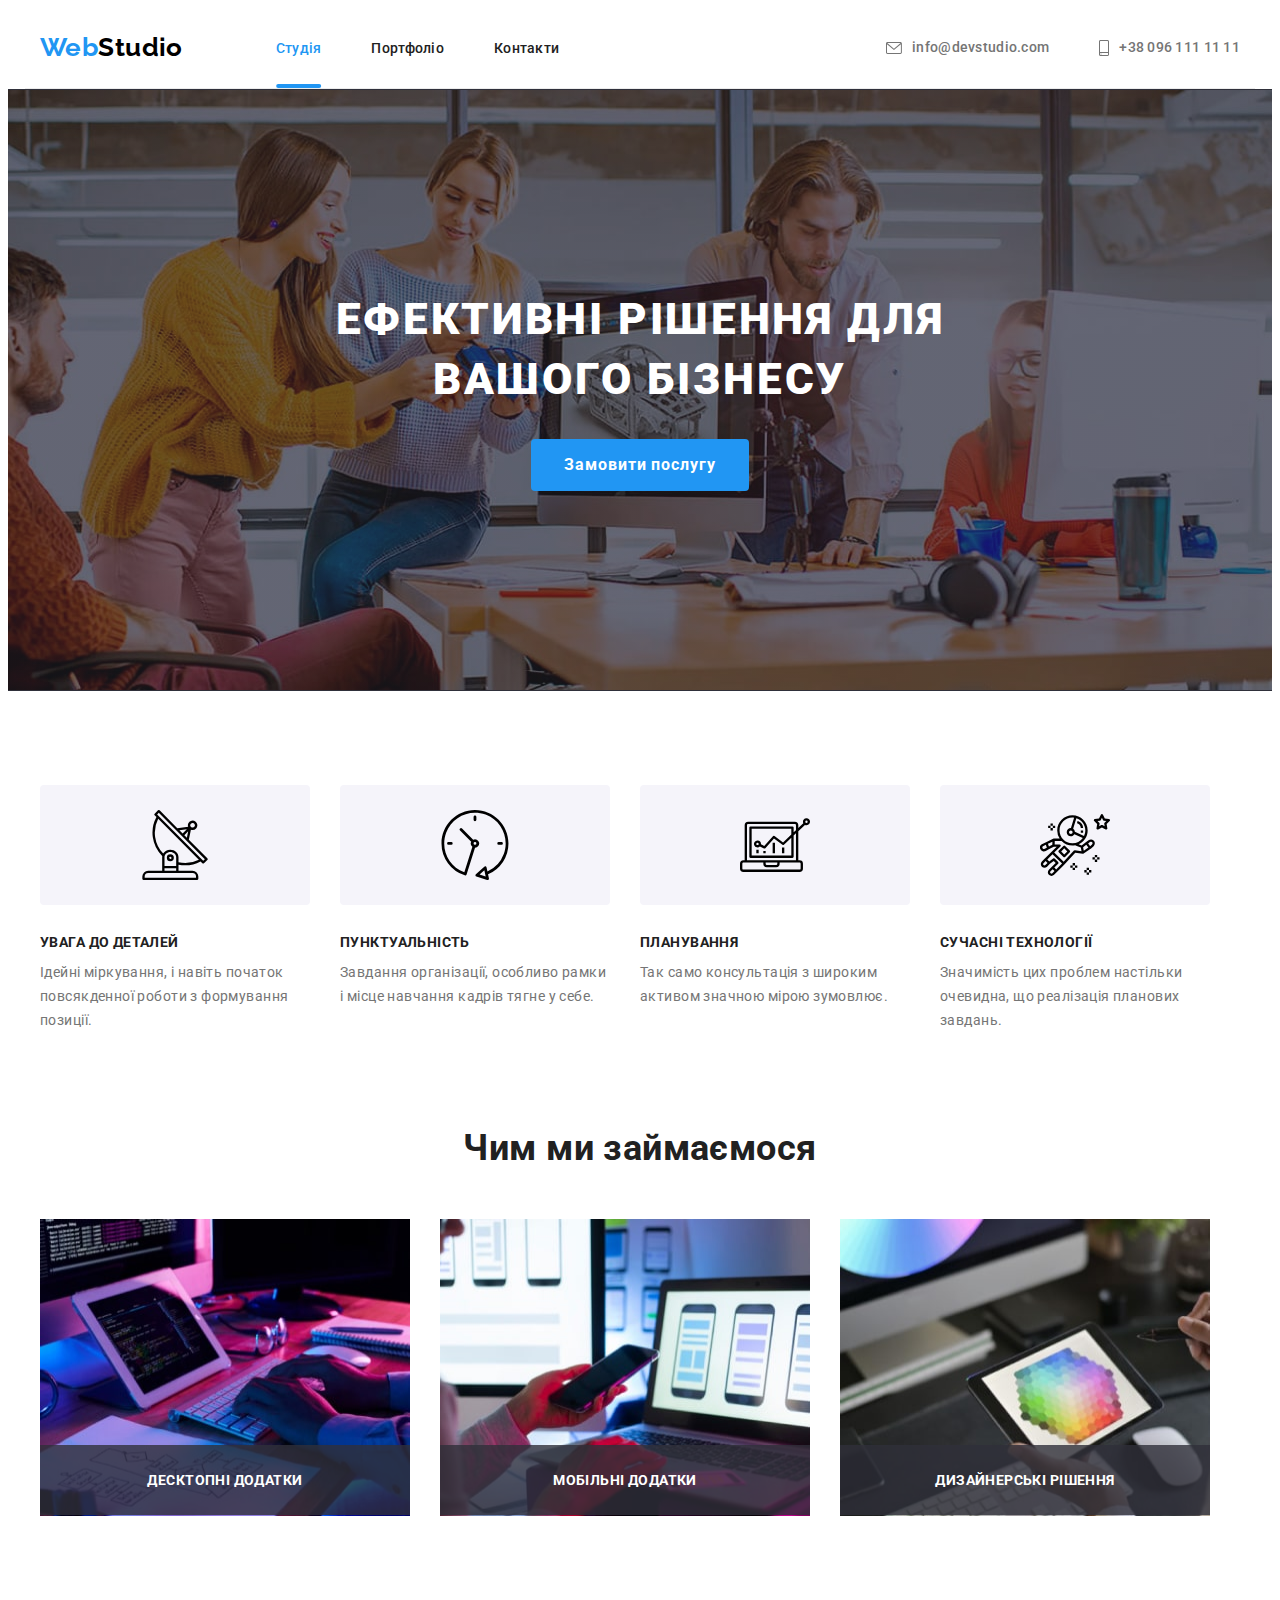
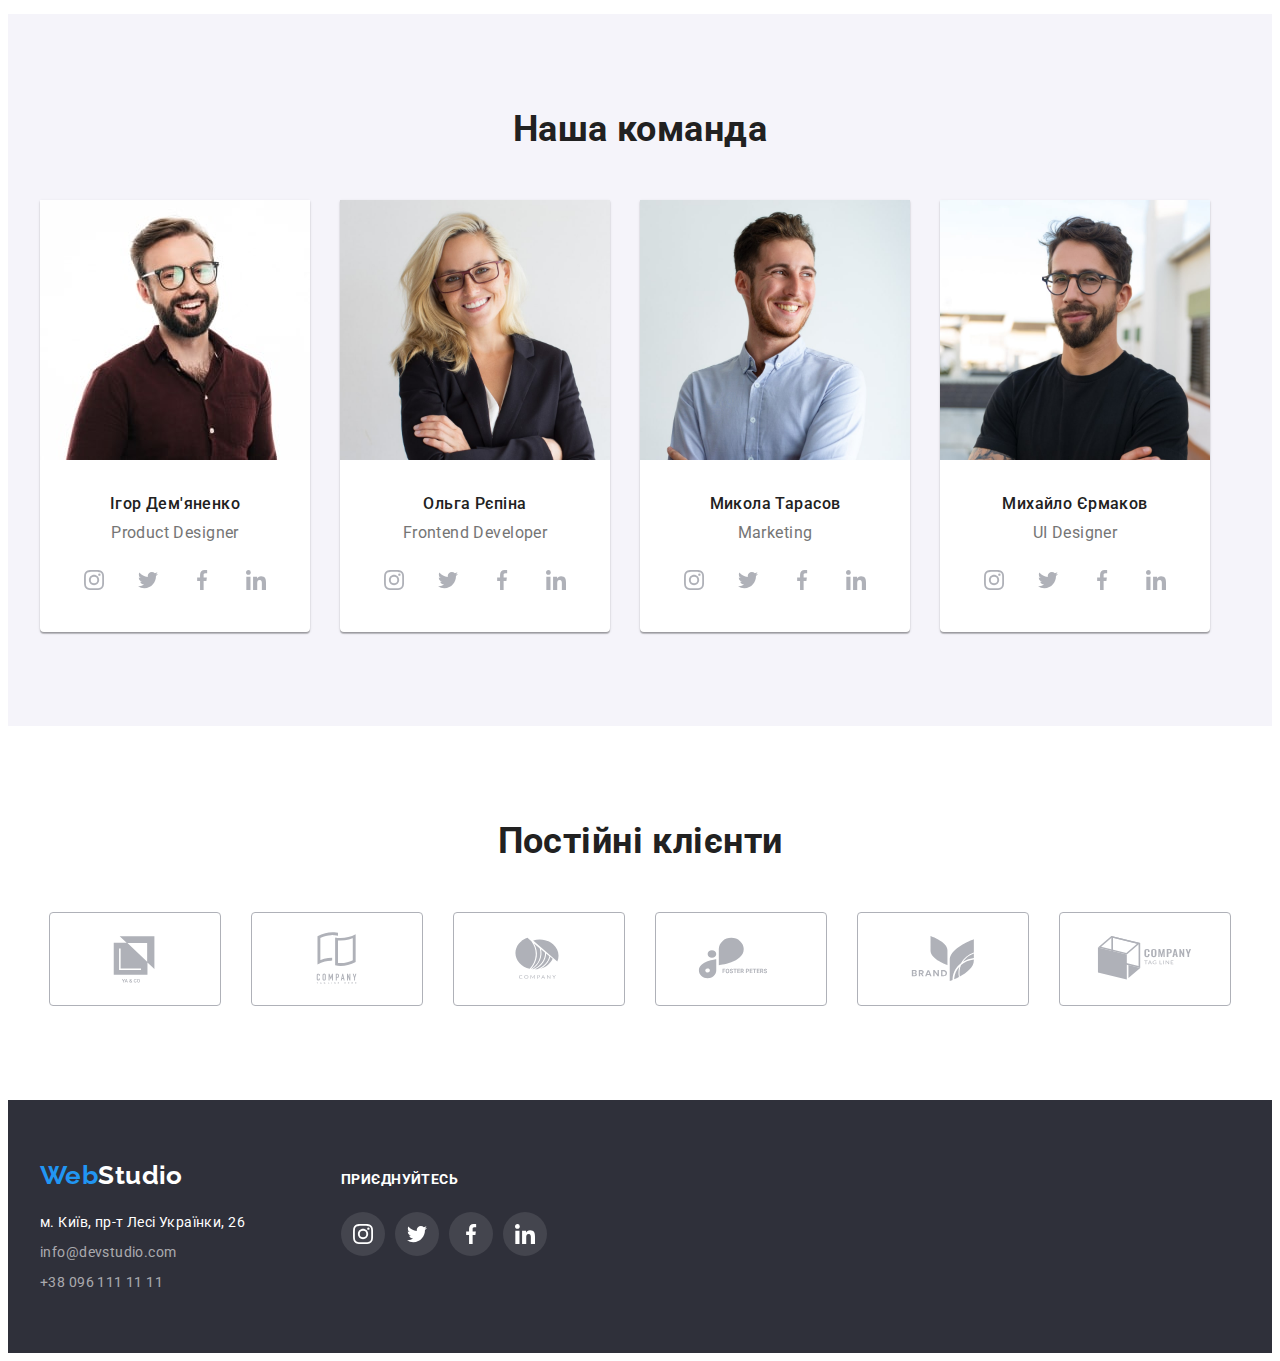
<file: index.html>
<!DOCTYPE html>
<html lang="uk">
<head>
    <meta charset="UTF-8" />
    <meta http-equiv="X-UA-Compatible" content="IE=edge" />
    <meta name="viewport" content="width=device-width, initial-scale=1.0" />
    <title lang="en">WebStudio</title>
    <link
        href="https://fonts.googleapis.com/css2?family=Comfortaa&family=Raleway:wght@700&family=Roboto:wght@400;500;700;900&display=swap"
        rel="stylesheet" />
    <link rel="stylesheet" href="https://cdnjs.cloudflare.com/ajax/libs/modern-normalize/1.1.0/modern-normalize.min.css"
        integrity="sha512-wpPYUAdjBVSE4KJnH1VR1HeZfpl1ub8YT/NKx4PuQ5NmX2tKuGu6U/JRp5y+Y8XG2tV+wKQpNHVUX03MfMFn9Q=="
        crossorigin="anonymous" referrerpolicy="no-referrer" />
    <link rel="stylesheet" href="./css/style.css" />
</head>

<body>
<!--header-->
    <header>
        <div class="container header">
<!--site nav-->
            <nav class="main-nav">
                <a href="./index.html" class="logo" lang="en">Web<span class="logo-black">Studio</span>
                </a>
                <ul class="site-nav list">
                    <li class="item"><a href="" class="nav-link link current nav__link-now">Студія</a></li>
                    <li class="item">
                        <a href="./portfolio.html" class="nav-link link">Портфоліо</a>
                    </li>
                    <li class="item"><a href="" class="nav-link link">Контакти</a></li>
                </ul>
            </nav>

<!--auth nav-->
            <ul class="auth-nav list">
                <li class="item">
                    <a href="mailto:info@devstudio.com" class="link header-contacts">
                        <svg class="icon-contacts" width="16" height="12">
                            <use href="./images/icons/icons.svg#icon-envelope-hover"></use>
                        </svg>
                        info@devstudio.com
                    </a>
                </li>
                <li class="item">
                    <a href="tel:+380961111111" class="link header-contacts">
                        <svg class="icon-contacts" width="10" height="16">
                            <use href="./images/icons/icons.svg#icon-smartphone"></use>
                        </svg>+38 096 111 11 11
                    </a>
                </li>
            </ul>
        </div>
    </header>

<!--hero-->
    <main>
        <section class="hero">
            <h1 class="hero-title">
                Ефективні рішення для
                <br />
                вашого бізнесу
            </h1>
            <button class="hero-button" data-modal-open type="button">Замовити послугу</button>
        </section>

<!--feature-->
        <section class="feature">
            <div class="container">
                <!--<h2 class="feature-title visually-hidden">Особливості</h2>-->
                <ul class="list feature-block">
                    <li class="feature-content">
                        <div class="icon-feature">
                            <svg class="feature-svg" width="70" height="70">
                                <use href="./images/icons/icons.svg#icon-antenna"></use>
                            </svg>
                        </div>
                        <h3 class="feature-title">УВАГА ДО ДЕТАЛЕЙ</h3>
                        <p class="feature-text">
                            Ідейні міркування, і навіть початок повсякденної роботи з
                            формування позиції.
                        </p>
                    </li>
                    <li class="feature-content">
                        <div class="icon-feature">
                            <svg class="feature-svg" width="70" height="70">
                                <use href="./images/icons/icons.svg#icon-clock"></use>
                            </svg>
                        </div>
                        <h3 class="feature-title">ПУНКТУАЛЬНІСТЬ</h3>
                        <p class="feature-text">
                            Завдання організації, особливо рамки і місце навчання кадрів
                            тягне у себе.
                        </p>
                    </li>
                    <li class="feature-content">
                        <div class="icon-feature">
                            <svg class="feature-svg" width="70" height="70">
                                <use href="./images/icons/icons.svg#icon-diagram"></use>
                            </svg>
                        </div>
                        <h3 class="feature-title">ПЛАНУВАННЯ</h3>
                        <p class="feature-text">
                            Так само консультація з широким активом значною мірою зумовлює.
                        </p>
                    </li>
                    <li class="feature-content">
                        <div class="icon-feature">
                            <svg class="feature-svg" width="70" height="70">
                                <use href="./images/icons/icons.svg#icon-astronaut"></use>
                            </svg>
                        </div>
                        <h3 class="feature-title">СУЧАСНІ ТЕХНОЛОГІЇ</h3>
                        <p class="feature-text">
                            Значимість цих проблем настільки очевидна, що реалізація
                            планових завдань.
                        </p>
                    </li>
                </ul>
            </div>
        </section>

<!--work-->
        <section class="work">
            <div class="container">
                <h2 class="work-title">Чим ми займаємося</h2>
                <ul class="list list-block">
                    <li class="block-img">
                        <img src="./images/index/works/work1.jpg" alt="Візуальне зображення роботи" width="370" height="297" />
                        <div class="overlay">
                            <p class="overlay-text">Десктопні додатки</p>
                        </div>
                    </li>
                    <li class="block-img">
                        <img src="./images/index/works/work2.jpg" alt="Візуальне зображення роботи" width="370" height="297" />
                        <div class="overlay">
                            <p class="overlay-text">Мобільні додатки</p>
                        </div>
                    </li>
                    <li class="block-img">
                        <img src="./images/index/works/work3.jpg" alt="Візуальне зображення роботи" width="370" height="297" />
                        <div class="overlay">
                            <p class="overlay-text">Дизайнерські рішення</p>
                        </div>
                    </li>
                </ul>
            </div>
        </section>

<!--team-->
        <section class="team">
            <div class="container team">
                <h2 class="team-title">Наша команда</h2>
                <ul class="list team-block">
                    <li class="team-box block-img">
                        <img src="./images/index/foto/photo1.jpg" alt="Фото співробітника" width="270" height="260" />
                        <div class="box-info">
                            <h3 class="team-box-title">Ігор Дем'яненко</h3>
                            <p lang="en" class="team-text">Product Designer</p>
                            <ul class="socials list">
                                <li class="socials-item">
                                    <a class="socials-link " href="" target="_blank" rel="noopener noreferrer"
                                        aria-label="Іконка Instagram"><svg class="socials-icon" width="20" height="20">
                                            <use href="./images/icons/icons.svg#icon-instagram"></use>
                                        </svg></a>
                                </li>
                                <li class="socials-item">
                                    <a class="socials-link link" href="" target="_blank" rel="noopener noreferrer"
                                        aria-label="Іконка Twitter"><svg class="socials-icon" width="20" height="20">
                                            <use href="./images/icons/icons.svg#icon-twitter"></use>
                                        </svg></a>
                                </li>
                                <li class="socials-item">
                                    <a class="socials-link link" href="" target="_blank" rel="noopener noreferrer"
                                        aria-label="Іконка Facebook"><svg class="socials-icon" width="20" height="20">
                                            <use href="./images/icons/icons.svg#icon-facebook"></use>
                                        </svg></a>
                                </li>
                                <li class="socials-item">
                                    <a class="socials-link link" href="" target="_blank" rel="noopener noreferrer"
                                        aria-label="Іконка Linkedin"><svg class="socials-icon" width="20" height="20">
                                            <use href="./images/icons/icons.svg#icon-linkedin"></use>
                                        </svg></a>
                                </li>
                            </ul>
                        </div>
                    </li>
                    <li class="team-box block-img">
                        <img src="./images/index/foto/photo2.jpg" alt="Фото співробітника" width="270" height="260" />
                        <div class="box-info">
                            <h3 class="team-box-title">Ольга Рєпіна</h3>
                            <p lang="en" class="team-text">Frontend Developer</p>
                            <ul class="socials list">
                                <li class="socials-item">
                                    <a class="socials-link link" href="" target="_blank" rel="noopener noreferrer"
                                        aria-label="Instagram icon"><svg class="socials-icon" width="20" height="20">
                                            <use href="./images/icons/icons.svg#icon-instagram"></use>
                                        </svg></a>
                                </li>
                                <li class="socials-item">
                                    <a class="socials-link link" href="" target="_blank" rel="noopener noreferrer"
                                        aria-label="Twitter icon"><svg class="socials-icon" width="20" height="20">
                                            <use href="./images/icons/icons.svg#icon-twitter"></use>
                                        </svg></a>
                                </li>
                                <li class="socials-item">
                                    <a class="socials-link link" href="" target="_blank" rel="noopener noreferrer"
                                        aria-label="Facebook icon"><svg class="socials-icon" width="20" height="20">
                                            <use href="./images/icons/icons.svg#icon-facebook"></use>
                                        </svg></a>
                                </li>
                                <li class="socials-item">
                                    <a class="socials-link link" href="" target="_blank" rel="noopener noreferrer"
                                        aria-label="Linkedin icon"><svg class="socials-icon" width="20" height="20">
                                            <use href="./images/icons/icons.svg#icon-linkedin"></use>
                                        </svg></a>
                                </li>
                            </ul>
                        </div>
                    </li>
                    <li class="team-box block-img">
                        <img src="./images/index/foto/photo3.jpg" alt="Фото співробітника" width="270" height="260" />
                        <div class="box-info">
                            <h3 class="team-box-title">Микола Тарасов</h3>
                            <p lang="en" class="team-text">Marketing</p>
                            <ul class="socials list">
                                <li class="socials-item">
                                    <a class="socials-link link" href="" target="_blank" rel="noopener noreferrer"
                                        aria-label="Instagram icon"><svg class="socials-icon" width="20" height="20">
                                            <use href="./images/icons/icons.svg#icon-instagram"></use>
                                        </svg></a>
                                </li>
                                <li class="socials-item">
                                    <a class="socials-link link" href="" target="_blank" rel="noopener noreferrer"
                                        aria-label="Twitter icon"><svg class="socials-icon" width="20" height="20">
                                            <use href="./images/icons/icons.svg#icon-twitter"></use>
                                        </svg></a>
                                </li>
                                <li class="socials-item">
                                    <a class="socials-link link" href="" target="_blank" rel="noopener noreferrer"
                                        aria-label="Facebook icon"><svg class="socials-icon" width="20" height="20">
                                            <use href="./images/icons/icons.svg#icon-facebook"></use>
                                        </svg></a>
                                </li>
                                <li class="socials-item">
                                    <a class="socials-link link" href="" target="_blank" rel="noopener noreferrer"
                                        aria-label="Linkedin icon"><svg class="socials-icon" width="20" height="20">
                                            <use href="./images/icons/icons.svg#icon-linkedin"></use>
                                        </svg></a>
                                </li>
                            </ul>
                        </div>
                    </li>
                    <li class="team-box block-img">
                        <img src="./images/index/foto/photo4.jpg" alt="Фото співробітника" width="270" height="260" />
                        <div class="box-info">
                            <h3 class="team-box-title">Михайло Єрмаков</h3>
                            <p lang="en" class="team-text">UI Designer</p>
                            <ul class="socials list">
                                <li class="socials-item">
                                    <a class="socials-link link" href="" target="_blank" rel="noopener noreferrer"
                                        aria-label="Instagram icon"><svg class="socials-icon" width="20" height="20">
                                            <use href="./images/icons/icons.svg#icon-instagram"></use>
                                        </svg></a>
                                </li>
                                <li class="socials-item">
                                    <a class="socials-link link" href="" target="_blank" rel="noopener noreferrer"
                                        aria-label="Twitter icon"><svg class="socials-icon" width="20" height="20">
                                            <use href="./images/icons/icons.svg#icon-twitter"></use>
                                        </svg></a>
                                </li>
                                <li class="socials-item">
                                    <a class="socials-link link" href="" target="_blank" rel="noopener noreferrer"
                                        aria-label="Facebook icon"><svg class="socials-icon" width="20" height="20">
                                            <use href="./images/icons/icons.svg#icon-facebook"></use>
                                        </svg></a>
                                </li>
                                <li class="socials-item">
                                    <a class="socials-link link" href="" target="_blank" rel="noopener noreferrer"
                                        aria-label="Linkedin icon"><svg class="socials-icon" width="20" height="20">
                                            <use href="./images/icons/icons.svg#icon-linkedin"></use>
                                        </svg></a>
                                </li>
                            </ul>
                        </div>
                    </li>
                </ul>
            </div>
        </section>

<!--our client-->
        <section class="client">
            <div class="container">
                <h2 class="client-title">Постійні клієнти</h2>
                <ul class="list client-list">
                    <li class="client-border">
                        <a class="client-link" href=""><svg class="client-icon" width="106" height="60">
                                <use href="./images/icons/icons.svg#icon-Logo"></use>
                            </svg></a>
                    </li>
                    <li class="client-border">
                        <a class="client-link" href=""><svg class="client-icon" width="106" height="60">
                                <use href="./images/icons/icons.svg#icon-Logo-1"></use>
                            </svg></a>
                    </li>
                    <li class="client-border">
                        <a class="client-link" href=""><svg class="client-icon" width="106" height="60">
                                <use href="./images/icons/icons.svg#icon-Logo-2"></use>
                            </svg></a>
                    </li>
                    <li class="client-border">
                        <a class="client-link" href=""><svg class="client-icon" width="106" height="60">
                                <use href="./images/icons/icons.svg#icon-Logo-3"></use>
                            </svg></a>
                    </li>
                    <li class="client-border">
                        <a class="client-link" href=""><svg class="client-icon" width="106" height="60">
                                <use href="./images/icons/icons.svg#icon-Logo-4"></use>
                            </svg></a>
                    </li>
                    <li class="client-border">
                        <a class="client-link" href=""><svg class="client-icon" width="106" height="60">
                                <use href="./images/icons/icons.svg#icon-Logo-5"></use>
                            </svg></a>
                    </li>
                </ul>
            </div>
        </section>
    </main>
<!--footer-->
    <footer class="contacts">
        <div class="container logo-box">
            <div class="logo-block">
                <a href="" class="logo footer" lang="en">Web<span class="logo-white">Studio</span></a>
                <p class="text">приєднуйтесь</p>
            </div>

            <address class="address-box">
                <ul class="list address-list">
                    <li class="link-box">
                        <a class="contacts-link-map font" href="https://goo.gl/maps/Nbyd7draAB5cvBSi6" target="_blank"
                            rel="nooperer nofollow noreferrer">м. Київ, пр-т Лесі Українки, 26</a>
                    </li>
                    <li class="link-box">
                        <a class="contacts-link font" href="mailto:info@devstudio.com">info@devstudio.com</a>
                    </li>
                    <li class="link-box">
                        <a class="contacts-link font" href="tel:+380961111111">+38 096 111 11 11</a>
                    </li>
                </ul>

                <ul class="list footer-list">
                    <li class="footer-block">
                        <a class="footer-link" href="" target="_blank" rel="noopener noreferrer"
                            aria-label="Іконка Instagram">
                            <svg class="footer-link-social" width="20" height="20">
                                <use href="./images/icons/icons.svg#icon-instagram"></use>
                            </svg>
                        </a>
                    </li>
                    <li class="footer-block">
                        <a class="footer-link" href="" target="_blank" rel="noopener noreferrer"
                            aria-label="Іконка Twitter">
                            <svg class="footer-link-social" width="20" height="20">
                                <use href="./images/icons/icons.svg#icon-twitter"></use>
                            </svg>
                        </a>
                    </li>
                    <li class="footer-block">
                        <a class="footer-link" href="" target="_blank" rel="noopener noreferrer"
                            aria-label="Іконка Facebook">
                            <svg class="footer-link-social" width="20" height="20">
                                <use href="./images/icons/icons.svg#icon-facebook"></use>
                            </svg>
                        </a>
                    </li>
                    <li class="footer-block">
                        <a class="footer-link" href="" target="_blank" rel="noopener noreferrer"
                            aria-label="Іконка Linkedin">
                            <svg class="footer-link-social" width="20" height="20">
                                <use href="./images/icons/icons.svg#icon-linkedin"></use>
                            </svg>
                        </a>
                    </li>
                </ul>
            </address>
        </div>
    </footer>
    <div class="backdrop is-hidden" data-modal>
        <div class="modal" data-modal-window>
            <button class="modal-btn" data-modal-close>
                <svg class="modal-icon" width="11" height="11">
                    <use href="./images/icons/icons.svg#icon-close"></use>
                </svg>
            </button>
    
        </div>
    </div>
    <script src="./js/modal.js"></script>
</body>

</html>
</file>
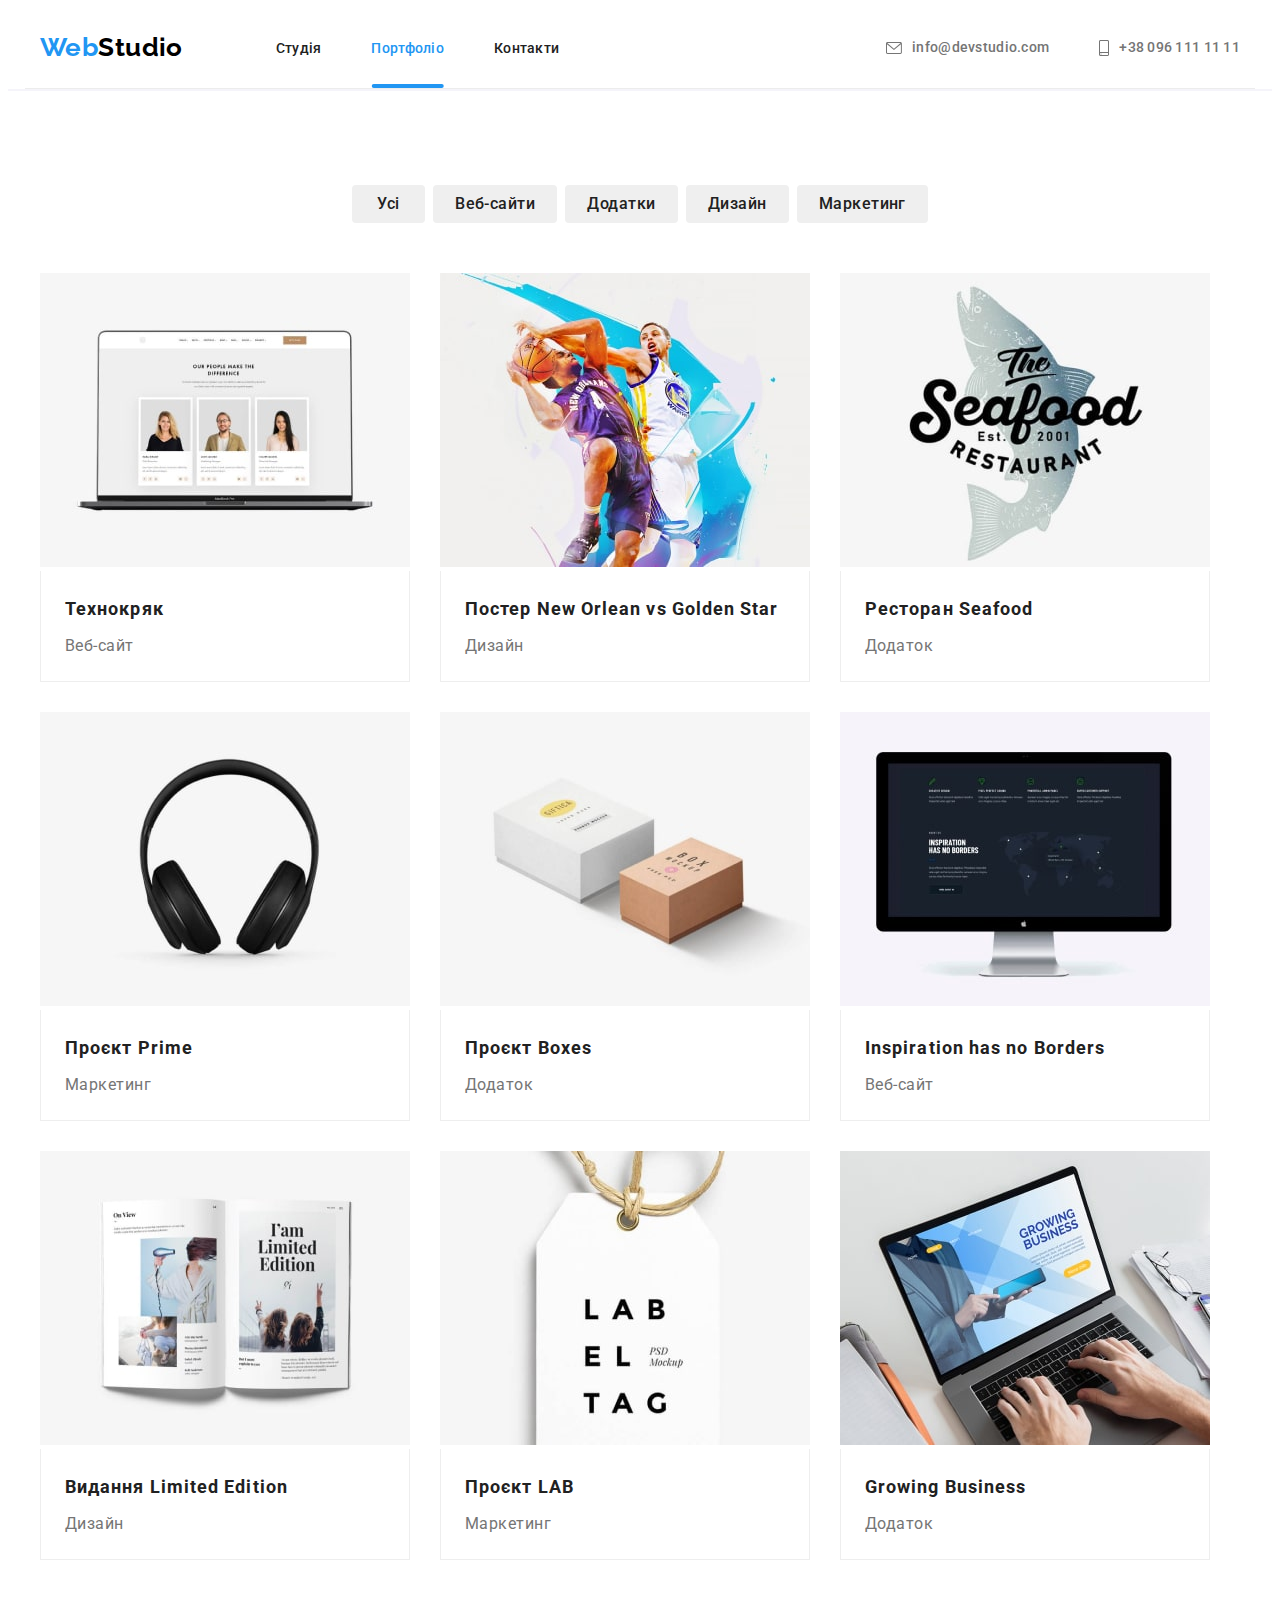
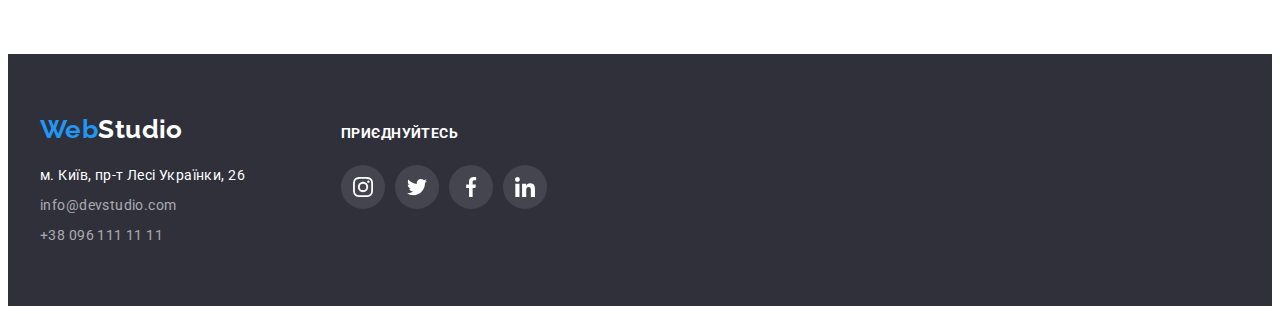
<file: portfolio.html>
<!DOCTYPE html>
<html lang="uk">
<head>
    <meta charset="UTF-8" />
    <meta http-equiv="X-UA-Compatible" content="IE=edge" />
    <meta name="viewport" content="width=device-width, initial-scale=1.0" />
    <title>Портфоліо</title>
    <link
        href="https://fonts.googleapis.com/css2?family=Comfortaa&family=Raleway:wght@700&family=Roboto:wght@400;500;700;900&display=swap"
        rel="stylesheet" />
    <link rel="stylesheet" href="https://cdnjs.cloudflare.com/ajax/libs/modern-normalize/1.1.0/modern-normalize.min.css"
        integrity="sha512-wpPYUAdjBVSE4KJnH1VR1HeZfpl1ub8YT/NKx4PuQ5NmX2tKuGu6U/JRp5y+Y8XG2tV+wKQpNHVUX03MfMFn9Q=="
        crossorigin="anonymous" referrerpolicy="no-referrer" />
    <link rel="stylesheet" href="./css/style.css" />
</head>

<body>
<!--header-->
    <header class="header-border">
        <div class="container header">
<!--site nav-->
            <nav class="main-nav">
                <a href="./index.html" class="logo" lang="en">Web<span class="logo-black">Studio</span></a>
                <ul class="site-nav list">
                    <li class="item"><a href="./index.html" class="nav-link link">Студія</a></li>
                    <li class="item">
                        <a href="./portfolio.html" class="nav-link link current nav__link-now">Портфоліо</a>
                    </li>
                    <li class="item"><a href="" class="nav-link link">Контакти</a></li>
                </ul>
            </nav>
<!--auth nav-->
            <ul class="auth-nav list">
                <li class="item">
                    <a href="mailto:info@devstudio.com" class="link header-contacts">
                        <svg class="icon-contacts" width="16" height="12">
                            <use href="./images/icons/icons.svg#icon-envelope-hover"></use>
                        </svg>info@devstudio.com</a>
                </li>
                <li class="item">
                    <a href="tel:+380961111111" class="link header-contacts">
                        <svg class="icon-contacts" width="10" height="16">
                            <use href="./images/icons/icons.svg#icon-smartphone"></use>
                        </svg>
                        +38 096 111 11 11</a>
                </li>
            </ul>
        </div>
    </header>

<!-- all works-->
<!-- button-->
<main>
    <section class="section">
        <div class="container">
            <ul class="list btn-top">
                <li class="btn-nav">
                    <button type="button" class="btn-portf">Усi</button>
                </li>
                <li class="btn-nav">
                    <button type="button" class="btn-portf">Веб-сайти</button>
                </li>
                <li class="btn-nav">
                    <button type="button" class="btn-portf">Додатки</button>
                </li>
                <li class="btn-nav">
                    <button type="button" class="btn-portf">Дизайн</button>
                </li>
                <li class="btn-nav">
                    <button type="button" class="btn-portf">Маркетинг</button>
                </li>
            </ul>
            <!-- works-->
            <ul class="list port-item">
                <li class="cards">
                    <div class="card-thumb">
                        <img src="./images/portfolio/all foto/technokryak.jpg" alt="Картинка1" width="370"
                            height="294" />
                        <div class="overlay-prtf">
                            <p class="overlay-text-prtf">
                                Ресурс пропонує комплексні пропозиції з різним рівнем
                                функціоналу та сервісів. Все це дозволить відвідувачу
                                отримати вичерпні відомості про компанію чи приватну особу.
                            </p>
                        </div>
                    </div>
                    <div class="card-text">
                        <h2 class="hero-titleport">Технокряк</h2>
                        <p class="text-titleport">Веб-сайт</p>
                    </div>
                </li>
                <li class="cards">
                    <div class="card-thumb">
                        <img src="./images/portfolio/all foto/neworlean.jpg" alt="Картинка2" width="370" height="294" />
                        <div class="overlay-prtf">
                            <p class="overlay-text-prtf">
                                Ресурс пропонує комплексні пропозиції з різним рівнем
                                функціоналу та сервісів. Все це дозволить відвідувачу
                                отримати вичерпні відомості про компанію чи приватну особу.
                            </p>
                        </div>
                    </div>
                    <div class="card-text">
                        <h2 class="hero-titleport">Постер New Orlean vs Golden Star</h2>
                        <p class="text-titleport">Дизайн</p>
                    </div>
                </li>
                <li class="cards">
                    <div class="card-thumb">
                        <img src="./images/portfolio/all foto/seafood.jpg" alt="Картинка3" width="370" height="294" />
                        <div class="overlay-prtf">
                            <p class="overlay-text-prtf">
                                Ресурс пропонує комплексні пропозиції з різним рівнем
                                функціоналу та сервісів. Все це дозволить відвідувачу
                                отримати вичерпні відомості про компанію чи приватну особу.
                            </p>
                        </div>
                    </div>
                    <div class="card-text">
                        <h2 class="hero-titleport">Ресторан Seafood</h2>
                        <p class="text-titleport">Додаток</p>
                    </div>
                </li>
                <li class="cards">
                    <div class="card-thumb">
                        <img src="./images/portfolio/all foto/prime.jpg" alt="Картинка4" width="370" height="294" />
                        <div class="overlay-prtf">
                            <p class="overlay-text-prtf">
                                Ресурс пропонує комплексні пропозиції з різним рівнем
                                функціоналу та сервісів. Все це дозволить відвідувачу
                                отримати вичерпні відомості про компанію чи приватну особу.
                            </p>
                        </div>
                    </div>
                    <div class="card-text">
                        <h2 class="hero-titleport">Проєкт Prime</h2>
                        <p class="text-titleport">Маркетинг</p>
                    </div>
                </li>

                <li class="cards">
                    <div class="card-thumb">
                        <img src="./images/portfolio/all foto/boxes.jpg" alt="Картинка5" width="370" height="294" />
                        <div class="overlay-prtf">
                            <p class="overlay-text-prtf">
                                Ресурс пропонує комплексні пропозиції з різним рівнем
                                функціоналу та сервісів. Все це дозволить відвідувачу
                                отримати вичерпні відомості про компанію чи приватну особу.
                            </p>
                        </div>
                    </div>
                    <div class="card-text">
                        <h2 class="hero-titleport">Проєкт Boxes</h2>
                        <p class="text-titleport">Додаток</p>
                    </div>
                </li>
                <li class="cards">
                    <div class="card-thumb">
                        <img src="./images/portfolio/all foto/insphasnoborders.jpg" alt="Картинка6" width="370"
                            height="294" />
                        <div class="overlay-prtf">
                            <p class="overlay-text-prtf">
                                Ресурс пропонує комплексні пропозиції з різним рівнем
                                функціоналу та сервісів. Все це дозволить відвідувачу
                                отримати вичерпні відомості про компанію чи приватну особу.
                            </p>
                        </div>
                    </div>
                    <div class="card-text">
                        <h2 class="hero-titleport">Inspiration has no Borders</h2>
                        <p class="text-titleport">Веб-сайт</p>
                    </div>
                </li>
                <li class="cards">
                    <div class="card-thumb">
                        <img src="./images/portfolio/all foto/limitededition.jpg" alt="Картинка7" width="370"
                            height="294" />
                        <div class="overlay-prtf">
                            <p class="overlay-text-prtf">
                                Ресурс пропонує комплексні пропозиції з різним рівнем
                                функціоналу та сервісів. Все це дозволить відвідувачу
                                отримати вичерпні відомості про компанію чи приватну особу.
                            </p>
                        </div>
                    </div>
                    <div class="card-text">
                        <h2 class="hero-titleport">Видання Limited Edition</h2>
                        <p class="text-titleport">Дизайн</p>
                    </div>
                </li>

                <li class="cards">
                    <div class="card-thumb">
                        <img src="./images/portfolio/all foto/lab.jpg" alt="Картинка8" width="370" height="294" />
                        <div class="overlay-prtf">
                            <p class="overlay-text-prtf">
                                Ресурс пропонує комплексні пропозиції з різним рівнем
                                функціоналу та сервісів. Все це дозволить відвідувачу
                                отримати вичерпні відомості про компанію чи приватну особу.
                            </p>
                        </div>
                    </div>
                    <div class="card-text">
                        <h2 class="hero-titleport">Проєкт LAB</h2>
                        <p class="text-titleport">Маркетинг</p>
                    </div>
                </li>
                <li class="cards">
                    <div class="card-thumb">
                        <img src="./images/portfolio/all foto/growingbusiness.jpg" alt="Картинка9" width="370"
                            height="294" />
                        <div class="overlay-prtf">
                            <p class="overlay-text-prtf">
                                Ресурс пропонує комплексні пропозиції з різним рівнем
                                функціоналу та сервісів. Все це дозволить відвідувачу
                                отримати вичерпні відомості про компанію чи приватну особу.
                            </p>
                        </div>
                    </div>
                    <div class="card-text">
                        <h2 class="hero-titleport">Growing Business</h2>
                        <p class="text-titleport">Додаток</p>
                    </div>
                </li>
            </ul>
        </div>

    </section>
</main>

<!-- footer-->
    <footer class="contacts">
        <div class="container logo-box">
            <div class="logo-block">
                <a href="" class="logo footer" lang="en">Web<span class="logo-white">Studio</span></a>
                <p class="text">приєднуйтесь</p>
            </div>

            <address class="address-box">
                <ul class="list address-list">
                    <li class="link-box">
                        <a class="contacts-link-map font" href="https://goo.gl/maps/Nbyd7draAB5cvBSi6" target="_blank"
                            rel="nooperer nofollow noreferrer">м. Київ, пр-т Лесі Українки, 26</a>
                    </li>
                    <li class="link-box">
                        <a class="contacts-link font" href="mailto:info@devstudio.com">info@devstudio.com</a>
                    </li>
                    <li class="link-box">
                        <a class="contacts-link font" href="tel:+380961111111">+38 096 111 11 11</a>
                    </li>
                </ul>

                <ul class="list footer-list">
                    <li class="footer-block">
                        <a class="footer-link" href="" target="_blank" rel="noopener noreferrer"
                            aria-label="Іконка Instagram">
                            <svg class="footer-link-social" width="20" height="20">
                                <use href="./images/icons/icons.svg#icon-instagram"></use>
                            </svg>
                        </a>
                    </li>
                    <li class="footer-block">
                        <a class="footer-link" href="" target="_blank" rel="noopener noreferrer"
                            aria-label="Іконка Twitter">
                            <svg class="footer-link-social" width="20" height="20">
                                <use href="./images/icons/icons.svg#icon-twitter"></use>
                            </svg>
                        </a>
                    </li>
                    <li class="footer-block">
                        <a class="footer-link" href="" target="_blank" rel="noopener noreferrer"
                            aria-label="Іконка Facebook">
                            <svg class="footer-link-social" width="20" height="20">
                                <use href="./images/icons/icons.svg#icon-facebook"></use>
                            </svg>
                        </a>
                    </li>
                    <li class="footer-block">
                        <a class="footer-link" href="" target="_blank" rel="noopener noreferrer"
                            aria-label="Іконка Linkedin">
                            <svg class="footer-link-social" width="20" height="20">
                                <use href="./images/icons/icons.svg#icon-linkedin"></use>
                            </svg>
                        </a>
                    </li>
                </ul>
            </address>
        </div>
    </footer>
</body>

</html>
</file>
<file: css/style.css>
:root {
  --basic-text-color: #212121;
  --second-text-color: #757575;
  --accent-color: #2196f3;
  --basic-white-color: #ffffff;
  --bcg-color-dark: #2f303a;
  --bcg-color-white: #f5f5f5;
  --bcg-color-gray: #f5f4fa;
  --total-black: #000000;
  --link-color: rgba(255, 255, 255, 0.6);
  --socials-icons-body: #afb1b8;
}

body {
  background-color: var(--basic-white-color);
  color: var(--basic-text-color);
  font-family: Roboto, sans-serif;
  letter-spacing: 0.03em;
  font-size: 14px;
  line-height: 1.14;
}

h1,
h2,
h3,
h4,
h5,
h6,
p {
  margin: 0;
}

.list {
  margin: 0;
  padding: 0;

  list-style: none;
}

.container {
  margin-left: auto;
  margin-right: auto;
  width: 1200px;
  padding-left: 15px;
  padding-right: 15px;
  
}
/*===header====*/

section {
  padding-top: 94px;
  padding-bottom: 94px;
}

.logo {
  color: var(--accent-color);
  font-family: Raleway, cursive;
  font-weight: 700;
  font-size: 26px;
  line-height: 1.2;
  text-decoration: none;
}

.logo-black {
  color: var(--total-black);
}
.logo-white {
  color: var(--basic-white-color);
}

/*.logo:hover,
.logo-black:hover,
.logo-white:hover {
  color: var(--accent-color);
}*/

/*===site nav=== */

.header {
display: flex;
align-items: center;
border-bottom: 1px solid #ececec;
z-index: 10;
}

.header-border {
  
  margin-left: auto;
  margin-right: auto;
  border-bottom: 2px solid var(--bcg-color-gray);
}

.main-nav {
  display: flex;
  align-items: center;
}
.nav-link {
  position: relative;
  /* padding-top: 32px; */
  padding-bottom: 32px;
  font-weight: 500;
  font-size: 14px;
  line-height: calc(16 / 14);
  letter-spacing: 0.02em;
  color: #212121;
  transition-property: color;
  transition-duration: 250ms;
  transition-timing-function: cubic-bezier(0.4, 0, 0.2, 1);
}
.nav-link:focus,
.nav-link:hover {
  color: #2196f3;
  transform: transition;
}

.nav-link::after {
  content: "";
  position: absolute;
  left: 50%;
  bottom: 0px;
  transform: translateX(-50%) scale(0.3);
  display: block;
  width: 95%;
  height: 4px;
  border-radius: 2px;
  opacity: 0;
  transition: transform 250ms cubic-bezier(0.4, 0, 0.2, 1);
  background-color: #2196f3;
}

.nav-link:hover::after,
.nav-link:focus::after {
  transform: translateX(-50%) scaleX(1);
  opacity: 1;
}
.nav__link-now{
    display: block;
    position: relative;
    padding-bottom: 32px;
    color: #2196f3;
}
.nav__link-now::after{
    content: "";
    display: block;
    position: absolute;
    bottom: 0px;
    width: 100%;
    height: 4px;
    border-radius: 2px;
    opacity: 1;
    background-color: #2196f3;
    transform:translateX(-50%) scale(1);
}

.site-nav {
  display: flex;
  margin-left: 93px;
}

.site-nav .item + .item {
  margin-left: 50px;
}

.site-nav .link {
  display: block;
  padding-top: 32px;
  padding-bottom: 32px;
  /* color: var(--basic-text-color);  */
  font-weight: 500;
  letter-spacing: 0.02em;
  text-decoration: none;
}

.site-nav .link:hover,
.site-nav .link:focus {
  color: var(--accent-color);
}

/* .site-nav .link.current {
  color: var(--accent-color);
} */

/*===auth-nav===*/

.auth-nav.list {
  display: flex;
  margin-left: auto;
  gap: 50px;
}

.auth-nav .link {
  color: var(--second-text-color);
  font-weight: 500;
  letter-spacing: 0.02em;
  text-decoration: none;
}

.auth-nav .link:hover,
.auth-nav .link:focus {
  color: var(--accent-color);
}

.icon-contacts {
  margin-right: 10px;
  fill: currentColor;
}

.header-contacts {
  display: flex;
  justify-content: center;
  align-items: center;
}

/*===hero===*/

.hero {
  max-width: 1600px;
  min-height: 600px;
  margin-left: auto;
  margin-right: auto;
  background-image: linear-gradient(
      to right,
      rgba(47, 48, 58, 0.4),
      rgba(47, 48, 58, 0.4)
    ),
    url(../images/index/price/hero.jpg);
  background-position: center;
  background-repeat: no-repeat;
  background-color: var(--bcg-color-dark);
  text-align: center;
  padding: 0;
}

.hero-title {
  color: var(--basic-white-color);
  text-transform: uppercase;
  font-weight: 900;
  font-size: 44px;
  line-height: 1.36;
  text-align: center;
  letter-spacing: 0.06em;
  line-height: 60px;
  margin-bottom: 30px;
  padding-top: 200px;
  padding-left: 200px;
  padding-right: 200px;
}

.hero-button {
  background-color: var(--accent-color);
  color: var(--basic-white-color);
  font-weight: 700;
  font-size: 16px;
  line-height: 1.9;
  letter-spacing: 0.06em;
  font-family: Roboto, sans-serif;
  cursor: pointer;
  display: inline-block;
  border: 1px solid transparent;
  border-radius: 4px;
  padding: 10px 32px;
  margin-bottom: 200px;
  min-width: 216px;
}

.hero-button:hover,
.hero-button:focus {
  background-color: var(--basic-white-color);
  color: var(--total-black);
}

/*===feature===*/

.feature {
  padding-bottom: 0;
}

.feature-block {
  display: flex;
  flex-wrap: wrap;
}

.feature-content:not(:last-child) {
  margin-right: 30px;
}

.feature-title {
  font-weight: 700;
  font-size: 14px;
}

.feature-text {
  color: var(--second-text-color);
  line-height: 1.71;
  width: 270px;
  margin-top: 10px;
}

.icon-feature {
  display: flex;
  justify-content: center;
  align-items: center;
  display: flex;
  background-color: var(--bcg-color-gray);
  border-radius: 4px;
  width: 270px;
  height: 120px;
  margin-bottom: 30px;
  gap: 30px;
}

/*===work===*/

.list-block {
  display: flex;
  flex-wrap: wrap;
}

.block-img:not(:last-child) {
  margin-right: 30px;
}

.work-title,
.team-title,
.client-title {
  font-weight: 700;
  font-size: 36px;
  line-height: 1.17;
  text-align: center;
  margin-bottom: 50px;
}
.block-img{
  position: relative;
}
.overlay{
  position: absolute;
  bottom: 5px;
  width: 100%;
  padding-top: 27px;
  padding-bottom: 27px;
  background: rgba(47, 48, 58, 0.8);
  backdrop-filter: blue(2px);
}
.overlay-text{
  
  font-style: normal;
  font-weight: 700;
  font-size: 14px;
  line-height: 16px;
  text-align: center;
  letter-spacing: 0.03em;
  text-transform: uppercase;
  color: #FFFFFF;
}
/*===team===*/

.team-block {
  display: flex;
  flex-wrap: wrap;
  align-items: center;
}

.box-info {
  padding-top: 30px;
  padding-bottom: 30px;
}

.block-img:not(:last-child) {
  margin-right: 30px;
}

.team {
 
  margin-left: auto;
  margin-right: auto;
  background-color: var(--bcg-color-gray);
}

.team-box {
  background-color: var(--basic-white-color);
  border-radius: 0px 0px 4px 4px;

  box-shadow: 0px 1px 3px rgba(0, 0, 0, 0.12), 0px 1px 1px rgba(0, 0, 0, 0.14),
    0px 2px 1px rgba(0, 0, 0, 0.2);
}

.team-box-title {
  font-weight: 500;
  font-size: 16px;
  line-height: 1.19;
  text-align: center;
}

.team-text {
  color: var(--second-text-color);
  font-size: 16px;
  line-height: 1.19;
  text-align: center;
  margin-top: 10px;
  margin-bottom: 16px;
}

.socials {
  display: flex;
  justify-content: center;
  align-items: center;
  gap: 10px;
}

.socials-link {
  display: flex;
  justify-content: center;
  align-items: center;
  width: 100%;
  height: 100%;
  border-radius: 50%;
  color: var(--socials-icons-body);
  fill: #b8afb7;
  transition-property: background-color, fill;
  transition-duration: 500ms;
  transition-timing-function: cubic-bezier(0.4, 0, 0.2, 1);
}

.socials-item {
  display: flex;
  width: 44px;
  height: 44px;
}

.socials-icon {
  fill: currentColor;
}

.socials-link:hover,
.socials-link:focus {
  background-color: var(--accent-color);
  color: var(--basic-white-color);
}

/*===our client===*/

.client-list {
  display: flex;
  justify-content: center;
  align-items: center;
  gap: 30px;
}

.client-link {
  display: flex;
  justify-content: center;
  align-items: center;
  color: var(--socials-icons-body);
  width: 100%;
  height: 100%;
  line-height: calc(24 / 14);
  letter-spacing: 0.03em;
  transition-property: color;
  transition-duration: 300ms;
  transition-timing-function: cubic-bezier(0.4, 0, 0.2, 1);
}

.client-link:hover,
.client-link:focus {
  color: var(--accent-color);
}

.client-icon {
  fill: currentColor;

}

.client-border {
  width: 170px;
  height: 92px;
  border: 1px solid var(--socials-icons-body);
  border-radius: 4px;
  fill: #afb1b8;
  transition-property: border, fill;
  transition-duration: 500ms;
  transition-timing-function: cubic-bezier(0.4, 0, 0.2, 1);
}

.client-border:hover,
.client-border:focus {
  border: 1px solid var(--accent-color);
}

/*===footer===*/

.contacts {
  
  margin-left: auto;
  margin-right: auto;
  background-color: var(--bcg-color-dark);
}

.logo-box {
  padding-top: 60px;
  padding-bottom: 60px;
}

.logo-block {
  display: flex;
  align-items: baseline;
  margin-bottom: 20px;
}

.link-box:not(:last-child) {
  margin-bottom: 9px;
}

.logo.footer {
  margin-right: 156px;
  width: 145px;
}

.contacts-link-map {
  color: var(--basic-white-color);
  line-height: calc(24 / 14);
  letter-spacing: 0.03em;
  transition-property: color;
  transition-duration: 300ms;
  transition-timing-function: cubic-bezier(0.4, 0, 0.2, 1);
}

.contacts-link {
  color: var(--link-color);
  line-height: calc(24 / 14);
  letter-spacing: 0.03em;
  transition-property: color;
  transition-duration: 300ms;
  transition-timing-function: cubic-bezier(0.4, 0, 0.2, 1);
}

.contacts .font {
  line-height: 1.5;
  text-decoration: none;
  font-style: normal;
}

.contacts-link-map:hover,
.contacts-link:hover {
  color: var(--accent-color);
}

.footer-list {
  display: flex;
  gap: 10px;
}

.address-box {
  display: flex;
  margin-right: 70px;
}

.address-list {
  margin-right: 70px;
  width: 231px;
}

.footer-block {
  width: 44px;
  height: 44px;
}

.footer-link {
  display: flex;
  justify-content: center;
  align-items: center;
  width: 100%;
  height: 100%;
  border-radius: 50%;
  color: var(--basic-white-color);
  background: rgba(255, 255, 255, 0.1);
  fill: #b8afb7;
  transition-property: background-color, fill;
  transition-duration: 500ms;
  transition-timing-function: cubic-bezier(0.4, 0, 0.2, 1);
}

.footer-link:hover,
.footer-link:focus {
  background-color: var(--accent-color);
}

.footer-link-social {
  fill: currentColor;
}

.text {
  font-weight: 700;
  text-transform: uppercase;
  color: var(--basic-white-color);
  font-style: normal;
}

/*======portfolio=======*/

/*===all works===*/

.hero-titleport {
  margin-bottom: 4px;
  font-size: 18px;
  line-height: calc(36 / 18);
  letter-spacing: 0.06em;
  color: var(--title-text-color);
}


.text-titleport {
  font-size: 16px;
  line-height: calc(30 / 16);
  letter-spacing: 0.03em;
  color: #757575;
}

.btn-top {
  display: flex;
  justify-content: center;
  margin-bottom: 50px;
}

/*===button===*/
.btn-portf {
  padding: 6px 22px;
  border-radius: 4px;
  min-width: 73px;
  font-family: "Roboto";
  font-weight: 500;
  font-size: 16px;
  line-height: calc(26 / 16);
  text-align: center;
  letter-spacing: 0.03em;
  cursor: pointer;
  border: none;
  color: #212121;
  transition-property: color, background-color;
  transition-duration: 350ms;
  transition-timing-function: cubic-bezier(0.4, 0, 0.2, 1);
}

.btn-nav {
  margin-right: 8px;
}

.btn-nav:last-child {
  margin-right: 0px;
}

.btn-portf:hover,
.btn-portf:focus {
  background-color: var(--accent-color);
  color: var(--basic-white-color);
  box-shadow: 0px 3px 1px rgba(0, 0, 0, 0.1), 0px 1px 2px rgba(0, 0, 0, 0.08),
    0px 2px 2px rgba(0, 0, 0, 0.12);
}

.port-item {
  display: flex;
  flex-wrap: wrap;
}

.cards {
  width: 370px;
  margin-right: 30px;
  margin-bottom: 30px;
  transition-property: color;
  transition-duration: 500ms;
  transition-timing-function: cubic-bezier(0.4, 0, 0.2, 1);
}

.cards:hover,
.cards:focus {
  box-shadow: 0px 1px 1px rgba(0, 0, 0, 0.12), 0px 4px 4px rgba(0, 0, 0, 0.06),
    1px 4px 6px rgba(0, 0, 0, 0.16);
}

.cards:nth-child(3n) {
  margin-right: 0;
}

.cards:nth-last-child(-n + 3) {
  margin-bottom: 0;
}

.card-text {
  padding: 20px 24px;
  border: 1px solid #eeeeee;
  border-top: transparent;
}

.card-thumb {
  position: relative;
  overflow: hidden;
}

.overlay-prtf {
  position: absolute;
  top: 0;
  left: 0;
  width: 100%;
  height: 100%;

  background-color: rgba(33, 150, 243, 0.9);
  backdrop-filter: blur (3px);
  padding-top: 63px;
  padding-left: 24px;
  padding-bottom: 63px;
  padding-right: 24px;
  display: flex;
  align-items: center;
  transform: translateY(100%);
  /* transition-property: color, background-color; */
  transition-duration: 450ms;
  transition-timing-function: (0.4, 0, 0.2, 1);
}

.overlay-text-prtf {
  font-family: "Roboto";
  font-style: normal;
  font-weight: 400;
  font-size: 18px;
  line-height: 28px;
  letter-spacing: 0.03em;

  color: #ffffff;
  user-select: none;
}

.cards:hover .overlay-prtf {
  transform: translateY(0%);
}
/*===modal window===*/
.backdrop {
  position: fixed;
  top: 0;
  left: 0;
  width: 100%;
  height: 100%;
  background-color: rgba(0, 0, 0, 0.2);
  backdrop-filter: blur(2px);
  transition: opacity 250ms linear, visibility 250ms linear;
}

.backdrop.is-hidden {
  opacity: 0;
  visibility: hidden;
  pointer-events: none;
}

.modal {
  position: absolute;
  top: 50%;
  left: 50%;
  transform: translateX(-50%) translateY(-50%);
  width: 528px;
  height: 581px;
  background-color: #ffffff;
  box-shadow: 0px 1px 3px rgba(0, 0, 0, 0.12), 0px 1px 1px rgba(0, 0, 0, 0.14),
    0px 2px 1px rgba(0, 0, 0, 0.2);
  border-radius: 4px;
  transition: transform 250ms, opacity 250ms;
}

.modal.modal-animation {
  animation: scale-up-ver-top 0.4s cubic-bezier(0.390, 0.575, 0.565, 1.000) both;
}

/*.backdrop.is-hidden .modal {
  opacity: 0;
  transform: translateX(-50%) translateY(-70%);
}*/
.modal-btn {
  display: inline-flex;
  align-items: center;
  justify-content: center;
  position: absolute;

  padding: 0;
  top: 8px;
  right: 8px;
  width: 30px;
  height: 30px;

  border-radius: 50%;
  background-color: #ffffff;
  border: 1px solid rgba(0, 0, 0, 0.1);
  cursor: pointer;
}

.modal-icon {
  fill: #2f303a;
}

@keyframes scale-up-ver-top {
  0% {
    transform: scaleY(0.2) translate(-50%, -50%);
    transform-origin: 100% 0%;
  }

  100% {
    transform: scaleY(1)translate(-50%, -50%);
    transform-origin: 100% 0%;
  }
}
</file>
